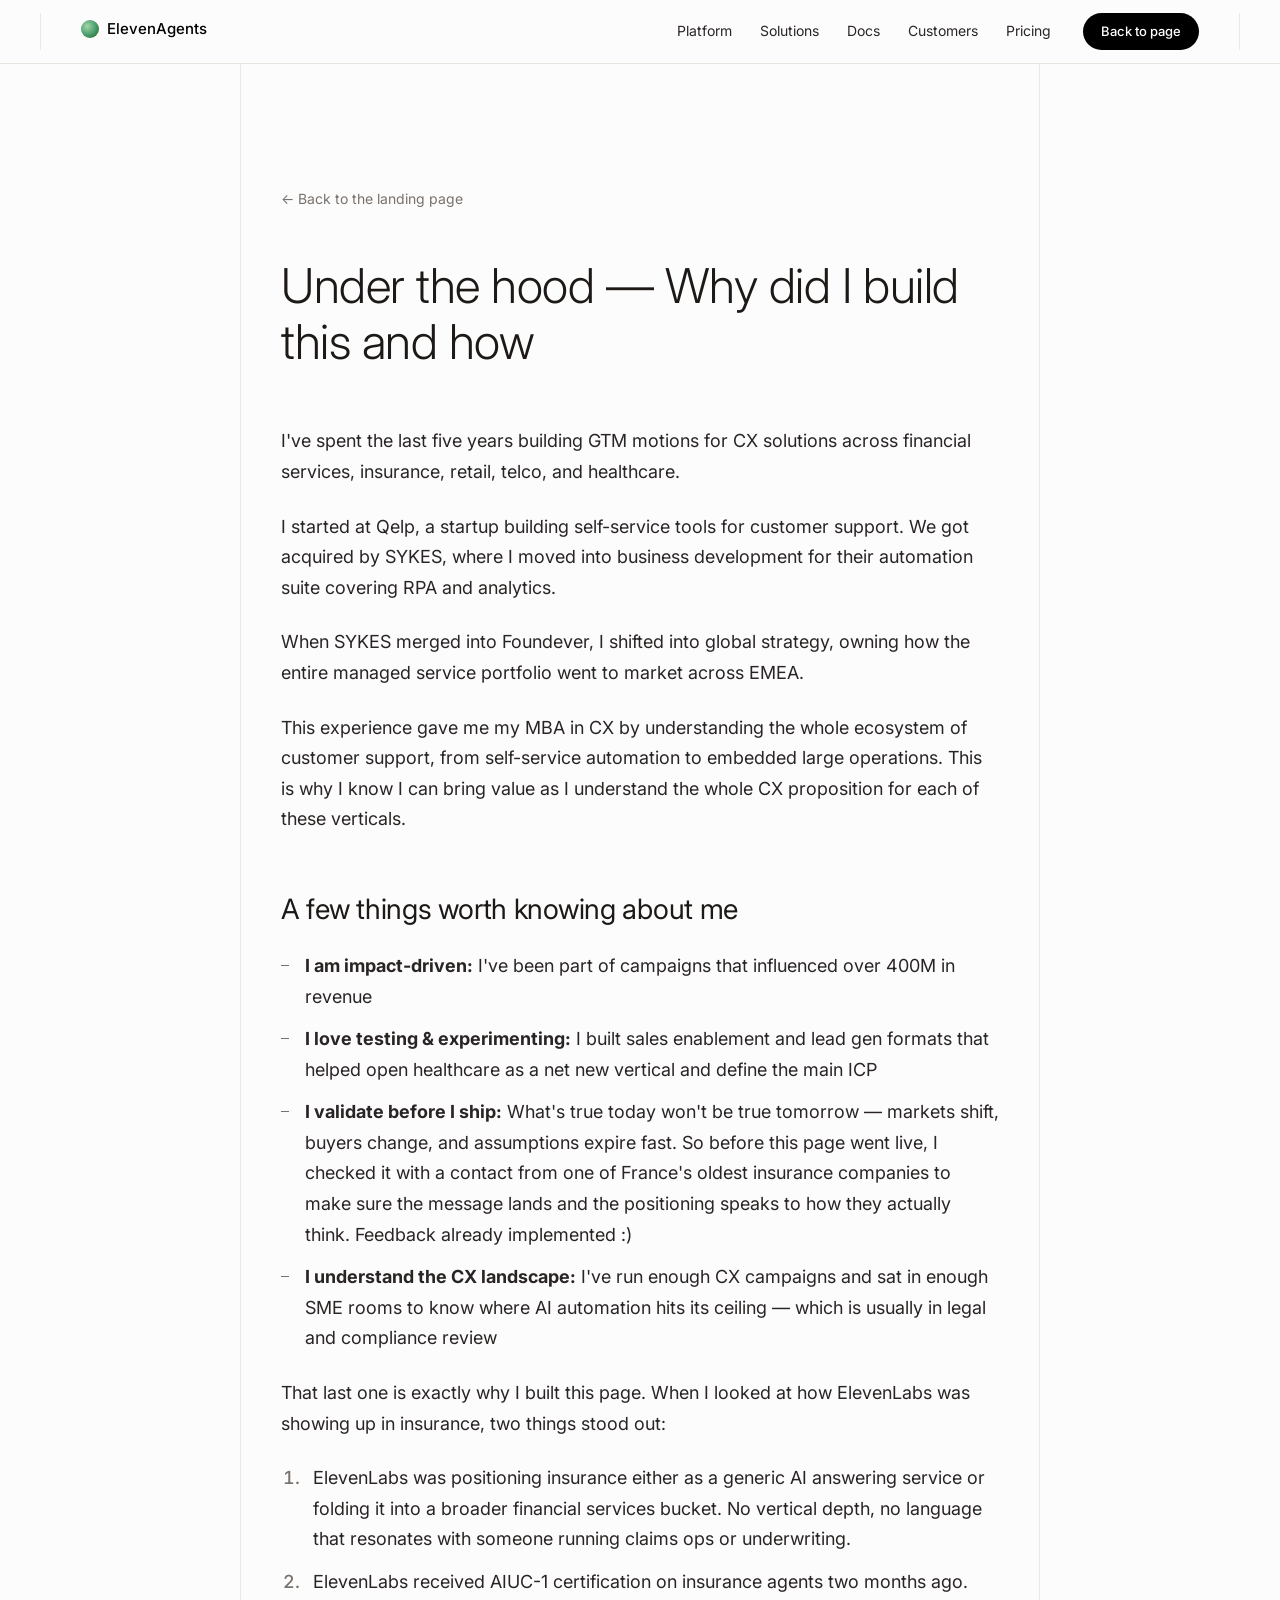
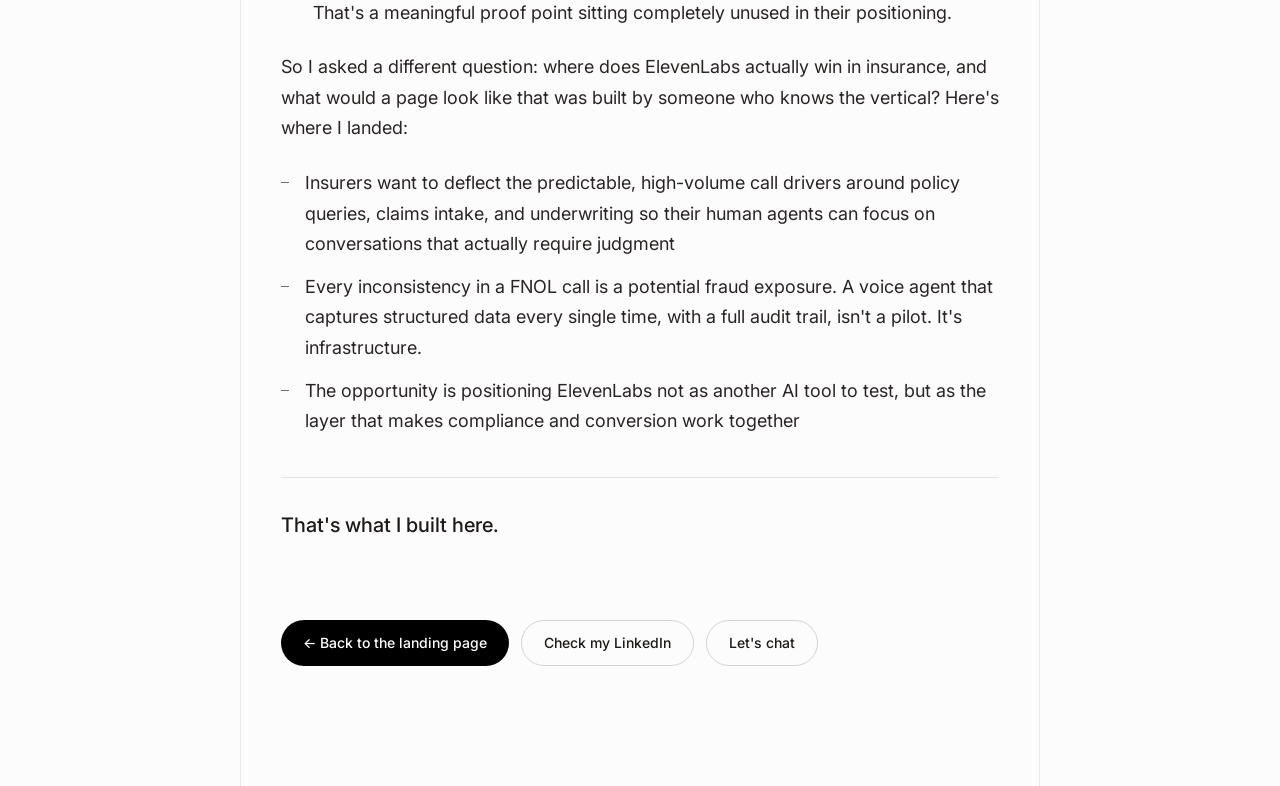
<file: under-the-hood.html>
<!DOCTYPE html>
<html lang="en">
<head>
  <meta charset="UTF-8">
  <meta name="viewport" content="width=device-width, initial-scale=1.0">
  <title>Under the hood — Why did I build this and how</title>
  <meta name="description" content="Why I built an ElevenLabs landing page for insurance, and what I learned after five years selling CX solutions to carriers.">
  <link rel="preconnect" href="https://fonts.googleapis.com">
  <link rel="preconnect" href="https://fonts.gstatic.com" crossorigin>
  <link href="https://fonts.googleapis.com/css2?family=Inter:wght@400;500;600;700&display=swap" rel="stylesheet">
  <style>
    @font-face { font-family: Waldenburg; src: url("https://eleven-public-cdn.elevenlabs.io/marketing_website/_next/static/chunks/src/app/_ui/fonts/waldenburg/KMR-Waldenburg-Buch-latin.1f7863d3c4317f3d.woff2") format("woff2"); font-weight: 300; font-style: normal; font-display: swap; }
    @font-face { font-family: Waldenburg; src: url("https://eleven-public-cdn.elevenlabs.io/marketing_website/_next/static/chunks/src/app/_ui/fonts/waldenburg/KMR-Waldenburg-Normal-latin.47fcefe5bf77b4e5.woff2") format("woff2"); font-weight: 400; font-style: normal; font-display: swap; }
    @font-face { font-family: Waldenburg; src: url("https://eleven-public-cdn.elevenlabs.io/marketing_website/_next/static/chunks/src/app/_ui/fonts/waldenburg/KMR-Waldenburg-Fett-latin.e6b0db8ee0a63897.woff2") format("woff2"); font-weight: 700; font-style: normal; font-display: swap; }
  </style>
  <link rel="stylesheet" href="styles.css">
</head>
<body>

  <!-- ===== HEADER ===== -->
  <header class="site-header">
    <div class="container">
      <div class="header-left">
        <a href="index.html" class="logo">
          <span class="logo-dot"></span>
          ElevenAgents
        </a>
      </div>
      <div class="header-right">
        <nav class="nav-links">
          <a href="index.html#value-props">Platform</a>
          <a href="index.html#workflows">Solutions</a>
          <a href="index.html#security">Docs</a>
          <a href="index.html#faq">Customers</a>
          <a href="index.html#get-started">Pricing</a>
        </nav>
        <a href="index.html" class="btn btn-primary btn-nav">Back to page</a>
      </div>
    </div>
  </header>

  <!-- ===== ARTICLE ===== -->
  <section class="article-section">
    <div class="container">
      <a href="index.html" class="article-back">← Back to the landing page</a>
      <h1 class="article-title">Under the hood — Why did I build this and how</h1>

      <div class="article-body">
        <p>I've spent the last five years building GTM motions for CX solutions across financial services, insurance, retail, telco, and healthcare.</p>

        <p>I started at Qelp, a startup building self-service tools for customer support. We got acquired by SYKES, where I moved into business development for their automation suite covering RPA and analytics.</p>

        <p>When SYKES merged into Foundever, I shifted into global strategy, owning how the entire managed service portfolio went to market across EMEA.</p>

        <p>This experience gave me my MBA in CX by understanding the whole ecosystem of customer support, from self-service automation to embedded large operations. This is why I know I can bring value as I understand the whole CX proposition for each of these verticals.</p>

        <h2 class="article-h2">A few things worth knowing about me</h2>

        <ul class="article-list">
          <li><strong>I am impact-driven:</strong> I've been part of campaigns that influenced over 400M in revenue</li>
          <li><strong>I love testing &amp; experimenting:</strong> I built sales enablement and lead gen formats that helped open healthcare as a net new vertical and define the main ICP</li>
          <li><strong>I validate before I ship:</strong> What's true today won't be true tomorrow — markets shift, buyers change, and assumptions expire fast. So before this page went live, I checked it with a contact from one of France's oldest insurance companies to make sure the message lands and the positioning speaks to how they actually think. Feedback already implemented :)</li>
          <li><strong>I understand the CX landscape:</strong> I've run enough CX campaigns and sat in enough SME rooms to know where AI automation hits its ceiling — which is usually in legal and compliance review</li>
        </ul>

        <p>That last one is exactly why I built this page. When I looked at how ElevenLabs was showing up in insurance, two things stood out:</p>

        <ol class="article-list article-list-ordered">
          <li>ElevenLabs was positioning insurance either as a generic AI answering service or folding it into a broader financial services bucket. No vertical depth, no language that resonates with someone running claims ops or underwriting.</li>
          <li>ElevenLabs received AIUC-1 certification on insurance agents two months ago. That's a meaningful proof point sitting completely unused in their positioning.</li>
        </ol>

        <p>So I asked a different question: where does ElevenLabs actually win in insurance, and what would a page look like that was built by someone who knows the vertical? Here's where I landed:</p>

        <ul class="article-list">
          <li>Insurers want to deflect the predictable, high-volume call drivers around policy queries, claims intake, and underwriting so their human agents can focus on conversations that actually require judgment</li>
          <li>Every inconsistency in a FNOL call is a potential fraud exposure. A voice agent that captures structured data every single time, with a full audit trail, isn't a pilot. It's infrastructure.</li>
          <li>The opportunity is positioning ElevenLabs not as another AI tool to test, but as the layer that makes compliance and conversion work together</li>
        </ul>

        <p class="article-closer">That's what I built here.</p>
      </div>

      <div class="article-footer-cta">
        <a href="index.html" class="btn btn-primary">← Back to the landing page</a>
        <a href="https://www.linkedin.com/in/raluca-mitran/" target="_blank" class="btn btn-outline">Check my LinkedIn</a>
        <a href="mailto:rm.mitran@gmail.com" class="btn btn-outline">Let's chat</a>
      </div>
    </div>
  </section>

</body>
</html>
</file>
<file: styles.css>
/* ===== ELEVENLABS DESIGN TOKENS ===== */
:root {
  --el-black: #000000;
  --el-white: #FFFFFF;
  --el-eggshell: #FDFCFC;
  --el-beige: #F5F1EA;
  --el-beige-2: #EDE8DE;
  --el-gray-50: #FAFAFA;
  --el-gray-100: #F5F5F5;
  --el-gray-200: #E7E5E0;
  --el-gray-300: #D4D4D0;
  --el-gray-400: #A8A29E;
  --el-gray-500: #78716C;
  --el-gray-600: #57534E;
  --el-gray-700: #44403C;
  --el-gray-800: #292524;
  --el-gray-900: #1C1917;
  --el-border: #E7E5E0;
  --el-radius-sm: 8px;
  --el-radius-md: 12px;
  --el-radius-lg: 20px;
  --el-radius-pill: 9999px;
  --el-max-width: 1200px;
  --el-font: 'Inter', system-ui, -apple-system, sans-serif;
  --el-font-heading: 'Waldenburg', 'Inter', system-ui, sans-serif;
  --el-placeholder-bg: rgba(255, 220, 50, 0.28);
}

/* ===== RESET & BASE ===== */
*, *::before, *::after { box-sizing: border-box; margin: 0; padding: 0; }
html { scroll-behavior: smooth; }

body {
  font-family: var(--el-font);
  font-size: 18px;
  line-height: 1.6;
  font-weight: 400;
  color: var(--el-gray-900);
  background: var(--el-eggshell);
  -webkit-font-smoothing: antialiased;
  -moz-osx-font-smoothing: grayscale;
  position: relative;
}

img { max-width: 100%; display: block; }
a { color: inherit; text-decoration: none; }
ul { list-style: none; }

.container {
  max-width: var(--el-max-width);
  margin: 0 auto;
  padding: 0 40px;
  border-left: 1px solid rgba(0, 0, 0, 0.08);
  border-right: 1px solid rgba(0, 0, 0, 0.08);
}

/* ===== PLACEHOLDER MARKERS ===== */
.placeholder {
  background: var(--el-placeholder-bg);
  border-radius: 2px;
  padding: 0 3px;
}

/* ===== TYPOGRAPHY ===== */
h1, h2 {
  font-family: var(--el-font-heading);
  color: var(--el-gray-900);
  letter-spacing: -0.01em;
}
h1 { font-size: 36px; line-height: 42px; font-weight: 300; }
h2 { font-size: 36px; line-height: 42px; font-weight: 300; }
h3 { font-family: var(--el-font); font-size: 17px; font-weight: 500; line-height: 24px; color: var(--el-gray-900); }
h4 { font-family: var(--el-font); font-size: 16px; font-weight: 500; line-height: 22px; color: var(--el-gray-900); }

.section-label {
  display: block;
  font-size: 14px;
  font-weight: 400;
  color: var(--el-gray-500);
  margin-bottom: 24px;
}

/* ===== SPLIT HEADERS (heading left / description right) ===== */
.split-header {
  display: grid;
  grid-template-columns: 1fr 1fr;
  gap: 64px;
  align-items: start;
  margin-bottom: 64px;
}
.split-header h2 { max-width: 520px; }
.split-header p {
  font-size: 15px;
  line-height: 22px;
  color: var(--el-gray-600);
  max-width: 440px;
  padding-top: 12px;
}

/* ===== DIVIDERS ===== */
.divider {
  height: 1px;
  background: var(--el-border);
  margin: 0 -41px 48px;
}
.divider-bottom {
  margin: 48px -41px 0;
}

/* ===== THREE-COLUMN WITH VERTICAL DIVIDERS ===== */
.three-col-dividers {
  display: grid;
  grid-template-columns: repeat(3, 1fr);
  gap: 0;
  position: relative;
}
.three-col-dividers .col-item {
  padding: 0 40px;
  position: relative;
}
.three-col-dividers .col-item:first-child { padding-left: 0; }
.three-col-dividers .col-item:last-child { padding-right: 0; }
.three-col-dividers .col-item + .col-item::before {
  content: '';
  position: absolute;
  left: 0;
  top: 0;
  bottom: 0;
  width: 1px;
  background: var(--el-border);
}
.col-icon {
  width: 56px;
  height: 56px;
  border: 1px solid var(--el-border);
  border-radius: 10px;
  display: flex;
  align-items: center;
  justify-content: center;
  margin-bottom: 80px;
  background: var(--el-white);
}
.col-icon svg { width: 26px; height: 26px; color: var(--el-gray-800); }
.col-item h3 { margin-bottom: 10px; }
.col-item p {
  font-size: 14px;
  line-height: 21px;
  color: var(--el-gray-500);
  max-width: 280px;
}

/* ===== BUTTONS ===== */
.btn {
  display: inline-flex;
  align-items: center;
  justify-content: center;
  gap: 8px;
  font-family: var(--el-font);
  font-size: 14px;
  font-weight: 500;
  border: none;
  border-radius: var(--el-radius-pill);
  padding: 11px 22px;
  cursor: pointer;
  transition: all 0.2s ease;
  white-space: nowrap;
}
.btn-primary { background: var(--el-black); color: var(--el-white); }
.btn-primary:hover { background: var(--el-gray-800); }
.btn-outline {
  background: transparent;
  color: var(--el-gray-900);
  border: 1px solid var(--el-gray-300);
}
.btn-outline:hover { border-color: var(--el-gray-900); }
.btn-nav { padding: 8px 18px; font-size: 13px; }

/* ===== HEADER / NAV ===== */
.site-header {
  position: sticky;
  top: 0;
  z-index: 100;
  height: 64px;
  background: rgba(253, 252, 252, 0.85);
  backdrop-filter: blur(16px);
  -webkit-backdrop-filter: blur(16px);
  border-bottom: 1px solid var(--el-border);
  display: flex;
  align-items: center;
}
.site-header .container {
  display: flex;
  align-items: center;
  justify-content: space-between;
  width: 100%;
}
.logo {
  display: inline-flex;
  align-items: center;
  gap: 8px;
  font-family: var(--el-font);
  font-size: 15px;
  font-weight: 500;
  color: var(--el-black);
}
.logo-dot {
  width: 18px;
  height: 18px;
  border-radius: 50%;
  background: radial-gradient(circle at 35% 35%, #a5d6a7 0%, #4c9f70 50%, #1b5e20 100%);
  display: inline-block;
}
.header-right {
  display: flex;
  align-items: center;
  gap: 32px;
}
.nav-links { display: flex; gap: 28px; }
.nav-links a {
  font-size: 14px;
  font-weight: 400;
  color: var(--el-gray-800);
  transition: color 0.2s;
}
.nav-links a:hover { color: var(--el-black); }

/* ===== HERO ===== */
.hero {
  background: var(--el-eggshell);
  overflow: hidden;
  position: relative;
}
.hero > .container { padding-top: 120px; padding-bottom: 96px; }
.hero-inner {
  display: grid;
  grid-template-columns: 1fr 1fr;
  gap: 0;
  align-items: stretch;
  min-height: 560px;
}
.hero-content {
  display: flex;
  flex-direction: column;
  justify-content: flex-end;
  padding: 60px 48px 60px 0;
  max-width: 560px;
}
.hero h1 { margin-bottom: 16px; }
.hero p {
  font-size: 16px;
  line-height: 1.6;
  color: var(--el-gray-900);
  margin-bottom: 28px;
  max-width: 440px;
}
.hero-ctas { display: flex; gap: 10px; }

/* Hero visual panel with beige bg */
.hero-visual {
  background: var(--el-beige);
  border-radius: 0;
  margin-left: 0;
  display: flex;
  align-items: center;
  justify-content: flex-end;
  position: relative;
}
.hero-widget {
  display: flex;
  flex-direction: column;
  align-items: center;
  gap: 32px;
  width: 100%;
  padding: 40px;
}
.widget-toggle {
  display: inline-flex;
  background: rgba(255,255,255,0.5);
  border-radius: var(--el-radius-pill);
  padding: 4px;
  align-self: center;
}
.toggle-option {
  padding: 6px 18px;
  font-size: 13px;
  font-weight: 500;
  color: var(--el-gray-600);
  border-radius: var(--el-radius-pill);
  cursor: pointer;
}
.toggle-option.active {
  background: var(--el-white);
  color: var(--el-black);
  box-shadow: 0 1px 3px rgba(0,0,0,0.08);
}

/* Animated sphere */
.sphere {
  width: 280px;
  height: 280px;
  border-radius: 50%;
  background: radial-gradient(circle at 30% 30%,
    #b3e5fc 0%,
    #4fc3f7 15%,
    #4dabf5 30%,
    #388e7f 50%,
    #2e7d32 70%,
    #1b4620 100%
  );
  box-shadow:
    0 10px 60px rgba(46, 125, 50, 0.15),
    inset 0 -16px 40px rgba(0,0,0,0.2);
  animation: sphere-float 6s ease-in-out infinite;
  position: relative;
}
.sphere.small { width: 100px; height: 100px; }
.sphere-video {
  width: 360px;
  height: 360px;
  object-fit: contain;
  background: transparent;
  pointer-events: none;
  display: block;
}
.widget-cta-row {
  display: flex;
  align-items: center;
  gap: 12px;
}
.sphere-audio-toggle {
  cursor: pointer;
  box-sizing: border-box;
  line-height: 1.6;
}
@media (max-width: 1024px) {
  .sphere-video { width: 300px; height: 300px; }
}
@media (max-width: 640px) {
  .sphere-video { width: 240px; height: 240px; }
  .widget-cta-row { flex-direction: column; gap: 8px; }
  .sphere-audio-toggle { font-size: 12px; padding: 8px 14px; }
}
.sphere::after {
  content: '';
  position: absolute;
  top: 12%;
  left: 18%;
  width: 32%;
  height: 22%;
  background: radial-gradient(ellipse, rgba(255,255,255,0.45) 0%, transparent 70%);
  border-radius: 50%;
  transform: rotate(-20deg);
}
@keyframes sphere-float {
  0%, 100% { transform: translateY(0); }
  50% { transform: translateY(-10px); }
}

.widget-actions {
  display: flex;
  gap: 32px;
}
.widget-cta {
  margin-top: 0;
  background: rgba(255, 255, 255, 0.85);
  backdrop-filter: blur(8px);
  -webkit-backdrop-filter: blur(8px);
  border: 1px solid rgba(0, 0, 0, 0.08);
  color: var(--el-gray-900);
  font-size: 13px;
  font-weight: 500;
  padding: 12px 24px;
  transition: background 0.2s, transform 0.15s;
}
.widget-cta:hover {
  background: var(--el-white);
  transform: translateY(-1px);
}

/* ===== ARTICLE PAGE ===== */
.article-section {
  background: var(--el-eggshell);
}
.article-section > .container {
  padding-top: 120px;
  padding-bottom: 120px;
  max-width: 800px;
}
.article-back {
  display: inline-block;
  font-size: 14px;
  color: var(--el-gray-500);
  margin-bottom: 48px;
  transition: color 0.2s;
}
.article-back:hover { color: var(--el-gray-900); }
.article-title {
  font-size: 48px;
  line-height: 56px;
  font-weight: 300;
  letter-spacing: -0.01em;
  margin-bottom: 56px;
  max-width: 720px;
}
.article-body {
  font-size: 18px;
  line-height: 1.7;
  color: var(--el-gray-800);
}
.article-body p {
  margin-bottom: 24px;
}
.article-h2 {
  font-size: 28px;
  line-height: 36px;
  font-weight: 400;
  margin-top: 56px;
  margin-bottom: 24px;
  color: var(--el-gray-900);
}
.article-list {
  margin: 0 0 24px;
  padding-left: 24px;
}
.article-list li {
  margin-bottom: 12px;
  position: relative;
  padding-left: 4px;
}
.article-list:not(.article-list-ordered) {
  list-style: none;
  padding-left: 0;
}
.article-list:not(.article-list-ordered) li {
  padding-left: 24px;
}
.article-list:not(.article-list-ordered) li::before {
  content: '';
  position: absolute;
  left: 0;
  top: 14px;
  width: 8px;
  height: 1px;
  background: var(--el-gray-500);
}
.article-list-ordered {
  list-style: decimal;
  padding-left: 24px;
}
.article-list-ordered li {
  padding-left: 8px;
}
.article-list-ordered li::marker {
  color: var(--el-gray-500);
  font-weight: 500;
}
.article-closer {
  font-size: 20px;
  line-height: 30px;
  color: var(--el-gray-900);
  font-weight: 500;
  margin-top: 40px;
  padding-top: 32px;
  border-top: 1px solid var(--el-border);
}
.article-footer-cta {
  margin-top: 80px;
  display: flex;
  justify-content: flex-start;
  gap: 12px;
  flex-wrap: wrap;
}

@media (max-width: 768px) {
  .article-section > .container { padding-top: 64px; padding-bottom: 64px; }
  .article-title { font-size: 32px; line-height: 38px; margin-bottom: 32px; }
  .article-body { font-size: 16px; }
  .article-h2 { font-size: 22px; line-height: 28px; margin-top: 40px; }
}
.widget-action {
  display: flex;
  flex-direction: column;
  align-items: center;
  gap: 6px;
  font-size: 12px;
  color: var(--el-gray-700);
}
.widget-action-icon {
  width: 44px;
  height: 44px;
  border-radius: 50%;
  background: var(--el-black);
  color: var(--el-white);
  display: flex;
  align-items: center;
  justify-content: center;
}
.widget-action-icon svg { width: 18px; height: 18px; }
.widget-action-icon.outline {
  background: var(--el-white);
  color: var(--el-black);
  border: 1px solid var(--el-gray-300);
}

/* ===== HERO TABS ===== */
.hero-tabs {
  display: flex;
  justify-content: center;
  gap: 32px;
  padding: 32px 0 8px;
  border-top: 1px solid var(--el-border);
  margin-top: 40px;
}
.hero-tab {
  font-size: 13px;
  font-weight: 500;
  color: var(--el-gray-500);
  padding: 6px 4px;
  border-bottom: 1px solid transparent;
  transition: all 0.2s;
}
.hero-tab.active,
.hero-tab:hover {
  color: var(--el-gray-900);
  border-bottom-color: var(--el-gray-900);
}

/* ===== 4-COLUMN PLATFORM GRID ===== */
.four-col-grid {
  display: grid;
  grid-template-columns: repeat(4, 1fr);
  gap: 0;
  position: relative;
}
.four-col-grid .col-item {
  padding: 32px 28px 0 28px;
  position: relative;
}
.four-col-grid .col-item:first-child { padding-left: 0; }
.four-col-grid .col-item:last-child { padding-right: 0; }
.four-col-grid .col-item::before {
  content: '';
  position: absolute;
  top: 0;
  left: 0;
  right: 0;
  height: 1px;
  background: var(--el-gray-900);
}
.four-col-grid .col-item:first-child::before { left: 0; }
.four-col-grid .col-item:last-child::before { right: 0; }
.four-col-grid .col-item h3 { margin-bottom: 10px; font-size: 16px; }
.four-col-grid .col-item p {
  font-size: 13px;
  line-height: 20px;
  color: var(--el-gray-500);
  max-width: none;
}
.platform-cards .col-item p { max-width: none; font-size: 14px; line-height: 22px; }
.platform-cards .col-item h3 { font-size: 18px; }
.platform-cards.four-col-grid { grid-template-columns: repeat(3, 1fr); }

/* ===== LOGO BAR ===== */
.logo-bar {
  background: var(--el-eggshell);
}
.logo-bar > .container { padding-top: 48px; padding-bottom: 48px; }
.logo-bar-inner {
  display: grid;
  grid-template-columns: repeat(auto-fit, minmax(180px, 1fr));
  gap: 16px;
  align-items: center;
}
.logo-placeholder {
  min-width: 180px;
  height: 48px;
  background: transparent;
  display: flex;
  align-items: center;
  justify-content: center;
  font-size: 12px;
  color: var(--el-gray-400);
  font-weight: 500;
  letter-spacing: 0.08em;
  text-transform: uppercase;
}
.logo-placeholder img {
  max-height: 32px;
  width: auto;
  filter: grayscale(100%) opacity(0.55);
}

/* ===== VALUE PROPS ===== */
.value-props {
  background: var(--el-eggshell);
}
.value-props > .container { padding-top: 64px; padding-bottom: 100px; }
.value-props .split-header h2 {
  font-size: 36px;
  line-height: 42px;
}

/* ===== CONVERSATIONAL AGENTS ===== */
.agents {
  background: var(--el-eggshell);
}
.agents > .container { padding-top: 100px; padding-bottom: 100px; }
.agents .split-header { margin-bottom: 80px; }

.agents-inner {
  display: grid;
  grid-template-columns: 1fr 1fr;
  gap: 64px;
  align-items: start;
}
.agents-tabs { display: flex; flex-direction: column; gap: 4px; }
.agent-tab {
  padding: 14px 0;
  cursor: pointer;
  transition: all 0.2s;
}
.agent-tab h4 {
  color: var(--el-gray-400);
  transition: color 0.2s;
  font-weight: 500;
  font-size: 17px;
}
.agent-tab.active h4 { color: var(--el-gray-900); }
.agent-tab-body {
  max-height: 0;
  overflow: hidden;
  opacity: 0;
  transition: max-height 0.4s ease, opacity 0.3s ease, margin 0.3s ease;
}
.agent-tab.active .agent-tab-body {
  max-height: 200px;
  opacity: 1;
  margin-top: 10px;
}
.agent-tab-body p {
  font-size: 14px;
  line-height: 21px;
  color: var(--el-gray-500);
  max-width: 380px;
}

.agents-visual {
  background: var(--el-beige);
  border-radius: var(--el-radius-lg);
  padding: 40px;
  min-height: 420px;
  display: flex;
  align-items: flex-start;
  justify-content: center;
}

/* Chat mockup */
.chat-mockup {
  background: var(--el-white);
  border-radius: 20px;
  padding: 28px 24px;
  width: 100%;
  max-width: 360px;
  box-shadow: 0 1px 2px rgba(0,0,0,0.04);
  display: flex;
  flex-direction: column;
  gap: 14px;
}
.chat-mockup.small { max-width: 100%; padding: 24px 20px; gap: 12px; }
.chat-panel { display: none; flex-direction: column; gap: 14px; }
.chat-panel.active { display: flex; }
.chat-header {
  display: flex;
  align-items: center;
  gap: 12px;
  margin-bottom: 8px;
}
.chat-avatar {
  width: 28px;
  height: 28px;
  border-radius: 50%;
  background: radial-gradient(circle at 35% 35%, #a5d6a7 0%, #4c9f70 50%, #1b5e20 100%);
}
.chat-name {
  font-size: 14px;
  font-weight: 500;
  color: var(--el-gray-900);
}
.chat-bubble {
  font-size: 14px;
  line-height: 20px;
  padding: 12px 16px;
  border-radius: 16px;
  max-width: 85%;
}
.chat-bubble.agent {
  background: var(--el-beige);
  color: var(--el-gray-900);
}
.chat-bubble.user {
  background: var(--el-gray-100);
  color: var(--el-gray-900);
  margin-left: auto;
}
.chat-status {
  display: inline-flex;
  align-items: center;
  gap: 6px;
  font-size: 12px;
  color: var(--el-gray-600);
  background: var(--el-beige);
  padding: 6px 12px;
  border-radius: var(--el-radius-pill);
  margin-top: 4px;
}

/* ===== STATS STRIP ===== */
.stats-strip {
  text-align: center;
  background: var(--el-eggshell);
}
.stats-strip > .container { padding-top: 120px; padding-bottom: 120px; }
.stats-number {
  font-family: var(--el-font-heading);
  font-size: 224px;
  font-weight: 500;
  line-height: 1;
  margin: 0;
  letter-spacing: -0.02em;
  background-image: linear-gradient(rgb(235, 229, 231) 7%, rgba(235, 229, 231, 0.2) 100%);
  -webkit-background-clip: text;
  background-clip: text;
  -webkit-text-fill-color: transparent;
  color: transparent;
}
.stats-strip .stats-label {
  font-family: var(--el-font-heading);
  font-size: 36px;
  font-weight: 300;
  line-height: 43px;
  letter-spacing: -0.01em;
  text-transform: none;
  color: #000;
  margin: -56px auto 0;
  max-width: 576px;
  position: relative;
}

/* ===== PLATFORM SECTION ===== */
.platform {
  background: var(--el-eggshell);
}
.platform > .container { padding-top: 100px; padding-bottom: 100px; }
.platform-visual {
  margin-bottom: 48px;
}
.platform-frame {
  position: relative;
  border-radius: 24px;
  background: var(--el-beige);
  padding: 40px 40px 0;
  overflow: hidden;
  aspect-ratio: 11 / 6;
  box-shadow: inset 0 0 0 1px rgba(0,0,0,.06);
}
.visual-placeholder {
  font-size: 14px;
  color: var(--el-gray-400);
  font-weight: 500;
}

/* ===== WORKFLOW & VOICE CLUSTERS ===== */
.workflows, .voice-capabilities {
  background: var(--el-eggshell);
}
.workflows > .container,
.voice-capabilities > .container { padding-top: 100px; padding-bottom: 100px; }

/* ===== SECURITY ===== */
.security {
  background: var(--el-eggshell);
}
.security > .container { padding-top: 100px; padding-bottom: 100px; }
.security h2 { max-width: 540px; margin-bottom: 56px; }
.security-heading-box {
  margin-bottom: 80px;
}
.security-heading-box h2 {
  max-width: 640px;
  margin: 0;
}
.security-inner {
  display: grid;
  grid-template-columns: 1fr 1fr;
  gap: 64px;
  align-items: start;
}
.security-content { display: flex; flex-direction: column; gap: 0; }
.security-item {
  border-top: 1px solid var(--el-border);
  padding: 20px 0;
  cursor: pointer;
}
.security-item:last-child { border-bottom: 1px solid var(--el-border); }
.security-item-header {
  display: flex;
  align-items: center;
  gap: 10px;
}
.security-item-header svg { color: var(--el-gray-700); flex-shrink: 0; }
.security-item-body {
  max-height: 0;
  overflow: hidden;
  opacity: 0;
  transition: max-height 0.3s ease, opacity 0.3s ease, margin 0.3s ease;
}
.security-item.active .security-item-body {
  max-height: 200px;
  opacity: 1;
  margin-top: 12px;
}
.security-item-body p {
  font-size: 14px;
  line-height: 21px;
  color: var(--el-gray-500);
  padding-left: 28px;
}
.security-badges {
  display: grid;
  grid-template-columns: 1fr 1fr;
  gap: 24px;
}
.badge-item {
  background: var(--el-beige);
  border-radius: var(--el-radius-md);
  padding: 40px 20px;
  display: flex;
  flex-direction: column;
  align-items: center;
  justify-content: center;
  gap: 16px;
  aspect-ratio: 1;
}
.badge-icon {
  width: 64px;
  height: 64px;
  display: flex;
  align-items: center;
  justify-content: center;
}
.badge-icon svg { width: 100%; height: 100%; color: var(--el-gray-600); }
.badge-item span {
  font-size: 12px;
  color: var(--el-gray-500);
  font-weight: 400;
}

/* ===== GET STARTED ===== */
.get-started {
  background: var(--el-eggshell);
}
.get-started > .container { padding-top: 96px; padding-bottom: 96px; }
.get-started h2 { margin-bottom: 64px; text-align: center; }
.cta-split {
  display: grid;
  grid-template-columns: 1fr 1px 1fr;
  gap: 0;
  text-align: left;
  position: relative;
}
.cta-split::before {
  content: '';
  grid-column: 2;
  grid-row: 1;
  background: rgba(0, 0, 0, 0.05);
  justify-self: stretch;
}
.cta-col {
  padding: 48px;
  text-align: left;
  display: flex;
  flex-direction: column;
  align-items: flex-start;
}
.cta-col:first-child { grid-column: 1; padding-left: 0; }
.cta-col:last-child { grid-column: 3; padding-right: 0; }
.cta-col h3 { font-size: 20px; font-weight: 500; margin-bottom: 8px; color: #000; }
.cta-col > p {
  font-size: 16px;
  line-height: 1.6;
  color: var(--el-gray-600);
  margin-bottom: 24px;
  max-width: 420px;
}
.cta-buttons { display: flex; gap: 10px; }
.cta-visual { margin-top: 40px; }
.cta-callout {
  margin-bottom: 0;
}
.cta-callout-line {
  height: 1px;
  background: var(--el-gray-300);
  margin: 64px -41px 32px;
}
.cta-callout-title {
  font-family: Waldenburg, Georgia, serif;
  font-weight: 400;
  font-size: 36px;
  line-height: 42px;
  color: var(--el-gray-900);
  max-width: 520px;
}
.cta-callout-text {
  font-size: 15px;
  line-height: 1.6;
  color: var(--el-gray-600);
  max-width: 440px;
  padding-top: 6px;
}
.code-mockup {
  background: var(--el-white);
  border-radius: var(--el-radius-md);
  padding: 24px;
  font-family: 'SF Mono', Menlo, monospace;
  font-size: 12px;
  line-height: 18px;
  color: var(--el-gray-700);
  border: 1px solid var(--el-border);
  overflow-x: auto;
}
.code-kw { color: #c084fc; }
.code-str { color: #f472b6; }
.code-fn { color: #60a5fa; }

/* ===== FAQ ===== */
.faq {
  background: var(--el-eggshell);
}
.faq > .container { padding-top: 100px; padding-bottom: 100px; }
.faq h2 { margin-bottom: 56px; }
.faq-list { }
.faq-item { }
.faq-question {
  display: flex;
  align-items: center;
  justify-content: space-between;
  padding: 22px 0;
  cursor: pointer;
  transition: color 0.2s;
  gap: 16px;
  border-bottom: 1px dashed var(--el-border);
}
.faq-question:hover { color: var(--el-black); }
.faq-question h4 {
  font-weight: 400;
  font-size: 15px;
  color: var(--el-gray-900);
  flex: 1;
}
.faq-toggle {
  font-size: 18px;
  color: var(--el-gray-600);
  width: 24px;
  text-align: center;
  flex-shrink: 0;
  transition: transform 0.3s ease;
  display: inline-block;
}
.faq-item.active .faq-toggle { transform: rotate(45deg); }
.faq-answer {
  max-height: 0;
  overflow: hidden;
  opacity: 0;
  transition: max-height 0.4s ease, opacity 0.3s ease, padding 0.3s ease;
}
.faq-item.active .faq-answer { max-height: 300px; opacity: 1; padding: 16px 0 20px; }
.faq-answer p {
  font-size: 14px;
  line-height: 21px;
  color: var(--el-gray-500);
  max-width: 700px;
}

/* ===== SHOWCASE ===== */
.showcase {
  background: var(--el-eggshell);
}
.showcase > .container { padding-top: 80px; padding-bottom: 80px; }
.showcase-heading { margin-bottom: 48px; }
.showcase-grid {
  display: grid;
  grid-template-columns: repeat(4, 1fr);
  gap: 20px;
}
.showcase-card { }
.showcase-thumb {
  background: var(--el-beige);
  border-radius: var(--el-radius-lg);
  aspect-ratio: 1.2/1;
  display: flex;
  align-items: center;
  justify-content: center;
  margin-bottom: 20px;
  overflow: hidden;
}
.showcase-card h4 { margin-bottom: 8px; font-size: 15px; font-weight: 500; }
.showcase-card p {
  font-size: 13px;
  line-height: 19px;
  color: var(--el-gray-500);
}

/* ===== PRE-FOOTER CTA ===== */
.prefooter-cta {
  background: var(--el-eggshell);
}
.prefooter-cta > .container { padding-top: 96px; padding-bottom: 96px; }
.prefooter-inner {
  display: flex;
  align-items: center;
  justify-content: space-between;
  gap: 40px;
}
.prefooter-inner h2 {
  font-size: 36px;
  line-height: 42px;
  max-width: 480px;
}
.prefooter-buttons { display: flex; gap: 10px; }

/* ===== FOOTER ===== */
.site-footer {
  background: var(--el-eggshell);
  padding: 64px 0 32px;
  color: var(--el-gray-600);
}
.footer-top {
  display: grid;
  grid-template-columns: 1fr 3fr;
  gap: 64px;
  padding-bottom: 48px;
  border-bottom: 1px solid var(--el-border);
}
.footer-brand { }
.footer-logo {
  display: block;
  font-family: var(--el-font-heading);
  font-size: 20px;
  font-weight: 700;
  color: var(--el-black);
  margin-bottom: 16px;
}
.footer-lang {
  display: inline-flex;
  align-items: center;
  gap: 6px;
  font-size: 13px;
  color: var(--el-gray-600);
}
.footer-columns {
  display: grid;
  grid-template-columns: repeat(4, 1fr);
  gap: 32px;
}
.footer-col h4 {
  color: var(--el-gray-400);
  font-size: 13px;
  font-weight: 400;
  margin-bottom: 16px;
}
.footer-col a {
  display: block;
  font-size: 14px;
  color: var(--el-gray-900);
  padding: 5px 0;
  transition: color 0.2s;
}
.footer-col a:hover { color: var(--el-gray-500); }
.footer-bottom {
  padding-top: 24px;
  display: flex;
  justify-content: space-between;
  align-items: center;
}
.footer-copyright { font-size: 12px; color: var(--el-gray-400); }
.footer-legal { display: flex; gap: 24px; }
.footer-legal a { font-size: 12px; color: var(--el-gray-400); }
.footer-legal a:hover { color: var(--el-gray-700); }

/* ===== RESPONSIVE ===== */
@media (max-width: 900px) {
  h1 { font-size: 34px; line-height: 40px; }
  h2 { font-size: 30px; line-height: 36px; }
  .container { padding: 0 24px; }
  .nav-links { display: none; }

  .split-header { grid-template-columns: 1fr; gap: 20px; margin-bottom: 40px; }
  .split-header h2 { max-width: 100%; }

  .hero-inner { grid-template-columns: 1fr; min-height: auto; }
  .hero-content { padding: 40px 0; }
  .hero-visual { min-height: 420px; }

  .logo-bar-inner { flex-wrap: wrap; gap: 16px; }
  .logo-placeholder { flex: 0 0 calc(50% - 8px); }

  .three-col-dividers { grid-template-columns: 1fr; gap: 40px; }
  .three-col-dividers .col-item { padding: 0; }
  .three-col-dividers .col-item + .col-item::before { display: none; }
  .col-icon { margin-bottom: 24px; }

  .agents-inner { grid-template-columns: 1fr; gap: 32px; }
  .stats-number { font-size: 80px; }
  .stats-strip .stats-label { font-size: 22px; line-height: 28px; margin-top: -8px; }

  .security-inner { grid-template-columns: 1fr; gap: 40px; }

  .cta-split { grid-template-columns: 1fr; gap: 40px; }
  .cta-col { padding: 0; }
  .cta-col + .cta-col::before { display: none; }

  .showcase-grid { grid-template-columns: repeat(2, 1fr); }
  .four-col-grid { grid-template-columns: 1fr; gap: 32px; }
  .four-col-grid .col-item { padding: 24px 0 0 0; }
  .hero-tabs { flex-wrap: wrap; gap: 16px; justify-content: flex-start; }

  .prefooter-inner { flex-direction: column; align-items: flex-start; gap: 24px; }

  .footer-top { grid-template-columns: 1fr; gap: 32px; }
  .footer-columns { grid-template-columns: repeat(2, 1fr); }
  .footer-bottom { flex-direction: column; gap: 12px; }
}

/* ===== PLATFORM DYNAMIC ===== */
.platform-slide {
  position: absolute;
  inset: 40px 40px 0 40px;
  opacity: 0;
  transition: opacity .6s ease;
  pointer-events: none;
}
.platform-slide.active { opacity: 1; pointer-events: auto; }
.platform-slide img {
  width: 100%;
  height: 100%;
  object-fit: cover;
  object-position: top center;
  border-radius: 16px 16px 0 0;
  display: block;
}

.platform-card {
  position: relative;
  text-align: left; font: inherit; color: inherit;
  background: transparent; border: none; cursor: pointer;
  padding: 24px 20px 28px; border-top: 1px solid var(--el-border);
  opacity: .55; transition: opacity .3s ease;
}
.platform-card.active { opacity: 1; }
.platform-card:hover { opacity: .85; }
.platform-card.active:hover { opacity: 1; }
.card-progress {
  position: absolute; top: -1px; left: 0; right: 0;
  height: 1px; background: transparent; overflow: hidden;
}
.card-progress span {
  display: block; height: 100%; width: 0;
  background: var(--el-black);
}
.platform-card.active .card-progress span {
  animation: cardProgress 6s linear forwards;
}
@keyframes cardProgress {
  from { width: 0; }
  to { width: 100%; }
}

/* ===== MOBILE RESPONSIVE (<=768) ===== */
@media (max-width: 768px) {
  html, body { overflow-x: hidden; }
  body::before, body::after { display: none; }

  .container { padding: 0 20px; }
  section { padding: 64px 0 !important; }

  h1 { font-size: 32px; line-height: 38px; }
  h2 { font-size: 26px; line-height: 32px; }
  h3 { font-size: 18px; line-height: 24px; }
  p  { font-size: 15px; line-height: 22px; }

  /* Nav */
  .nav-links, .nav-cta .btn-ghost { display: none; }
  .header-inner { padding: 14px 0; }

  /* Hero */
  .hero { padding: 48px 0 32px; }
  .hero-inner { grid-template-columns: minmax(0, 1fr); gap: 24px; }
  .hero-content { padding: 0; text-align: left; max-width: 100%; min-width: 0; }
  .hero-cta { flex-wrap: wrap; gap: 10px; }
  .hero-cta .btn { flex: 1 1 auto; }
  .hero-visual { min-height: 300px; }

  /* Logo bar */
  .logo-bar { padding: 32px 0; }
  .logo-bar-inner { flex-wrap: wrap; gap: 24px; justify-content: center; }
  .logo-placeholder { flex: 0 0 calc(33% - 16px); }
  .logo-placeholder img { max-height: 24px; }

  /* Split headers */
  .split-header { grid-template-columns: 1fr !important; gap: 16px; margin-bottom: 32px; }
  .split-header h2 { max-width: 100%; font-size: 26px; line-height: 32px; }

  /* 3-col dividers -> stack */
  .three-col-dividers { grid-template-columns: 1fr !important; gap: 32px; }
  .three-col-dividers .col-item { padding: 0; }
  .three-col-dividers .col-item::before { display: none !important; }
  .col-icon { width: 48px; height: 48px; margin-bottom: 16px; }
  .col-icon svg { width: 22px; height: 22px; }

  /* Agents section */
  .agents-inner { grid-template-columns: 1fr !important; gap: 24px; }
  .agents-visual { padding: 20px; min-height: auto; }
  .chat-mockup { max-width: 100%; }
  .agent-tab h4 { font-size: 16px; }

  /* Stats */
  .stats-number { font-size: 56px !important; line-height: 1 !important; }
  .stats-label { font-size: 18px !important; line-height: 24px !important; }

  /* Platform dynamic */
  .platform-frame {
    padding: 20px 20px 0;
    aspect-ratio: auto;
    min-height: 240px;
    border-radius: 16px;
  }
  .platform-slide { inset: 20px 20px 0 20px; }
  .platform-slide img { border-radius: 10px 10px 0 0; }
  .platform-cards.four-col-grid {
    grid-template-columns: 1fr !important;
    gap: 0;
  }
  .platform-card { padding: 20px 0 24px; }
  .platform-card h3 { font-size: 17px; }
  .platform-card p  { font-size: 14px; }

  /* Four-col grid generally */
  .four-col-grid { grid-template-columns: 1fr !important; gap: 0; }
  .four-col-grid .col-item { padding: 20px 0; border-top: 1px solid var(--el-border); }

  /* Security / dark section */
  .security-inner { grid-template-columns: 1fr !important; gap: 32px; }

  /* CTAs split */
  .cta-split { grid-template-columns: minmax(0, 1fr) !important; gap: 32px; }
  .cta-split::before { display: none !important; }
  .cta-col { padding: 0 !important; min-width: 0; grid-column: 1 !important; }
  .cta-col + .cta-col::before { display: none !important; }
  .code-mockup { font-size: 11px; padding: 16px; }

  /* Showcase grid */
  .showcase-grid { grid-template-columns: 1fr !important; gap: 16px; }

  /* FAQ */
  .faq-question { font-size: 16px; padding: 20px 0; }
  .faq-answer   { font-size: 14px; }

  /* Prefooter CTA */
  .prefooter-inner { flex-direction: column; align-items: flex-start; gap: 20px; }
  .prefooter-inner h2 { font-size: 24px; line-height: 30px; }
  .prefooter-buttons { flex-wrap: wrap; }

  /* Footer */
  .footer-top { grid-template-columns: 1fr !important; gap: 32px; }
  .footer-columns { grid-template-columns: repeat(2, 1fr) !important; gap: 24px; }
  .footer-bottom { flex-direction: column; gap: 10px; align-items: flex-start; }

  /* Dividers full-bleed on mobile */
  .divider { margin-left: -25px; margin-right: -25px; }

  /* Buttons */
  .btn { font-size: 14px; padding: 10px 18px; }
}

@media (max-width: 420px) {
  h1 { font-size: 28px; line-height: 34px; }
  h2 { font-size: 24px; line-height: 30px; }
  .logo-placeholder { flex: 0 0 calc(50% - 12px); }
}

/* ===== SECURITY DYNAMIC (tabbed) ===== */
.security .security-inner { display: grid; grid-template-columns: 1fr 1fr; gap: 64px; align-items: start; }
.security-items { display: flex; flex-direction: column; }
.sec-item {
  padding: 22px 0;
  border-top: 1px solid var(--el-border);
  cursor: pointer;
  transition: opacity .25s ease;
  opacity: .55;
}
.sec-item:last-child { border-bottom: 1px solid var(--el-border); }
.sec-item.active { opacity: 1; }
.sec-item:hover { opacity: .85; }
.sec-item.active:hover { opacity: 1; }
.sec-item h4 {
  display: flex; align-items: center; gap: 10px;
  font-size: 17px; font-weight: 500; color: var(--el-gray-900);
  margin: 0;
}
.sec-icon { font-size: 15px; }
.sec-body {
  max-height: 0; overflow: hidden;
  opacity: 0;
  transition: max-height .4s ease, opacity .3s ease, margin .3s ease;
}
.sec-item.active .sec-body {
  max-height: 260px;
  opacity: 1;
  margin-top: 12px;
}
.sec-body p {
  font-size: 14px; line-height: 22px;
  color: var(--el-gray-500);
  max-width: 480px;
}
.security-visual {
  position: relative;
  min-height: 420px;
  display: flex; align-items: center; justify-content: center;
  overflow: hidden;
}
.sec-compliance-grid {
  display: grid;
  grid-template-columns: 1fr 1fr;
  width: 100%;
  max-width: 420px;
}
.sec-compliance-cell {
  display: flex;
  flex-direction: column;
  align-items: center;
  justify-content: center;
  gap: 14px;
  padding: 36px 20px;
  border-right: 1px solid var(--el-border);
  border-bottom: 1px solid var(--el-border);
}
.sec-compliance-cell:nth-child(2),
.sec-compliance-cell:nth-child(4) { border-right: none; }
.sec-compliance-cell:nth-child(3),
.sec-compliance-cell:nth-child(4) { border-bottom: none; }
.sec-compliance-cell svg { width: 56px; height: 56px; }
.sec-compliance-cell span {
  font-size: 12px; color: #A8A29E; text-align: center;
}
.sec-slide {
  position: absolute; inset: 0;
  display: flex; flex-direction: column;
  align-items: center; justify-content: center;
  gap: 20px;
  opacity: 0;
  transition: opacity .5s ease;
  pointer-events: none;
  padding: 40px;
}
.sec-slide.active { opacity: 1; pointer-events: auto; }
.sec-slide svg { width: 240px; height: 240px; }
.sec-slide img { max-width: 100%; max-height: 380px; object-fit: contain; }
.sec-caption { font-size: 13px; color: #737373; }

@media (max-width: 768px) {
  .security .security-inner { grid-template-columns: 1fr !important; gap: 32px; }
  .security-visual { min-height: 280px; }
  .sec-slide svg { width: 180px; height: 180px; }
}
</file>
